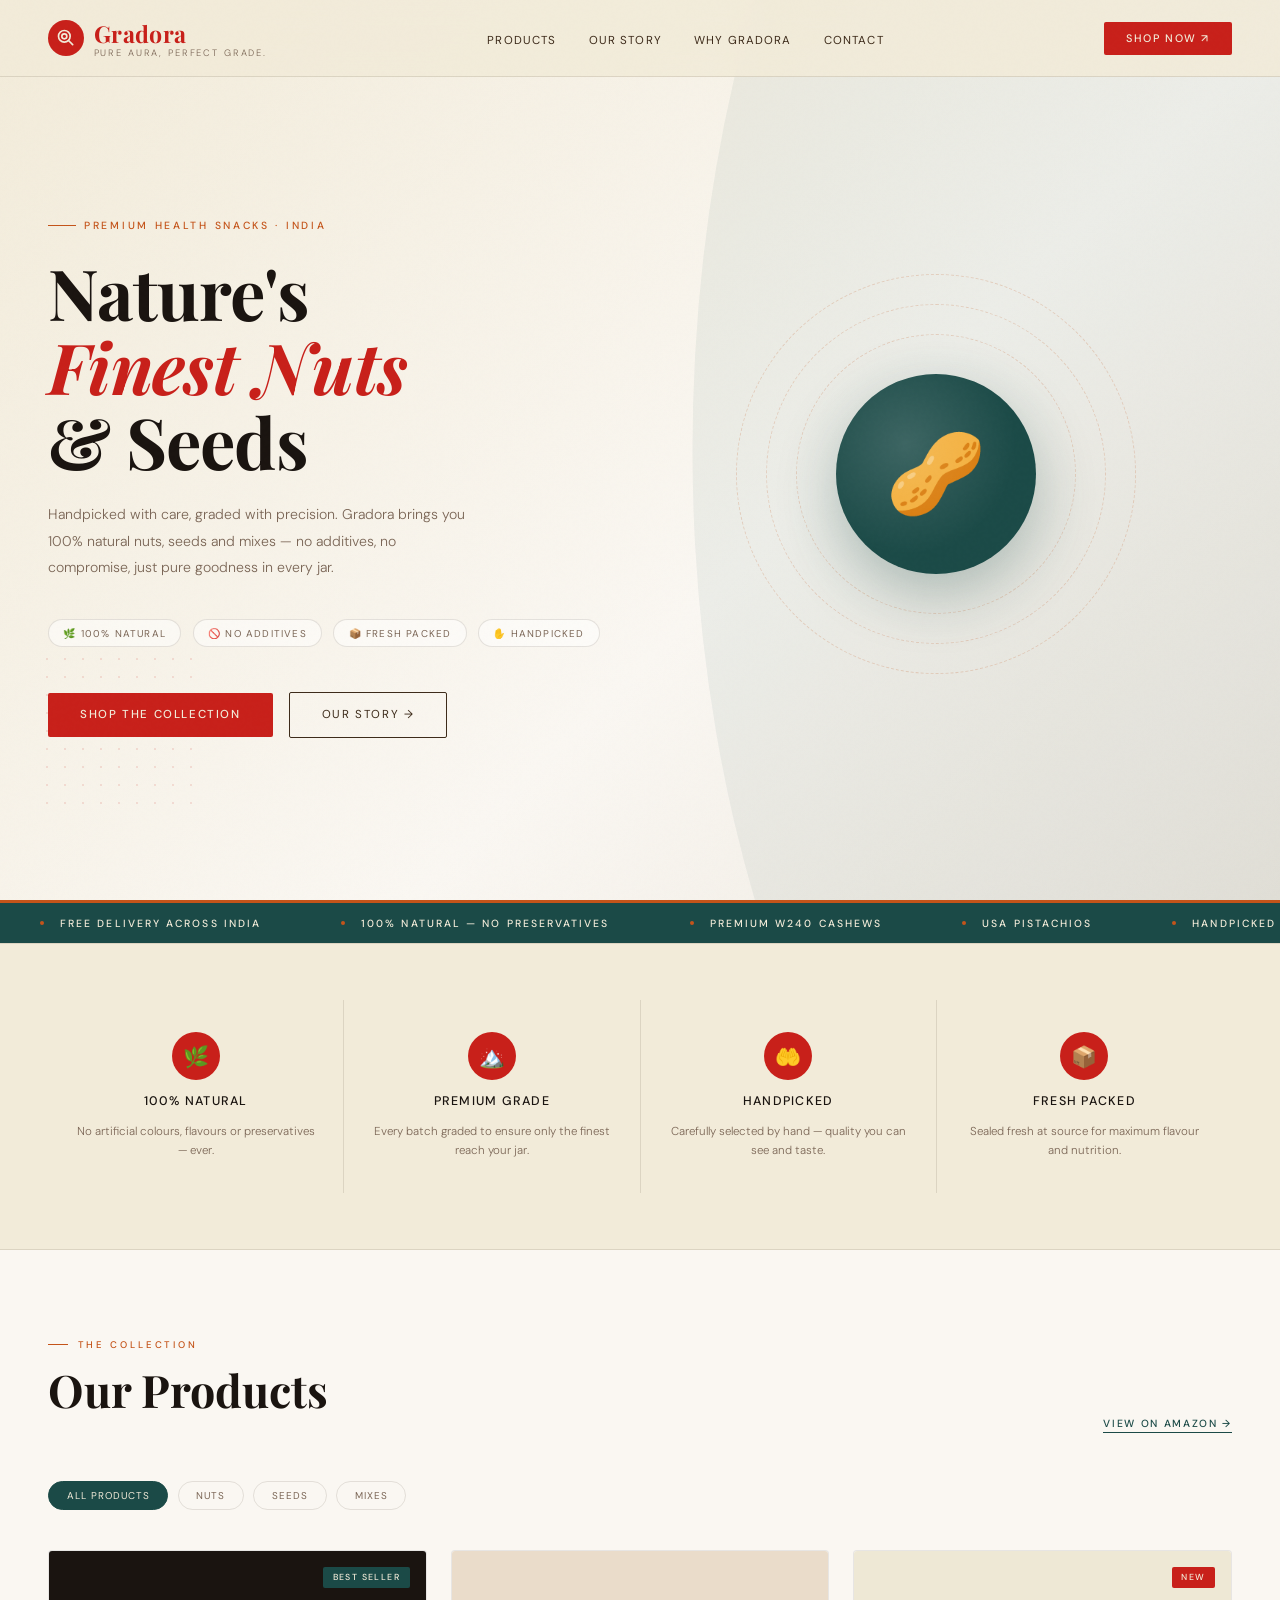
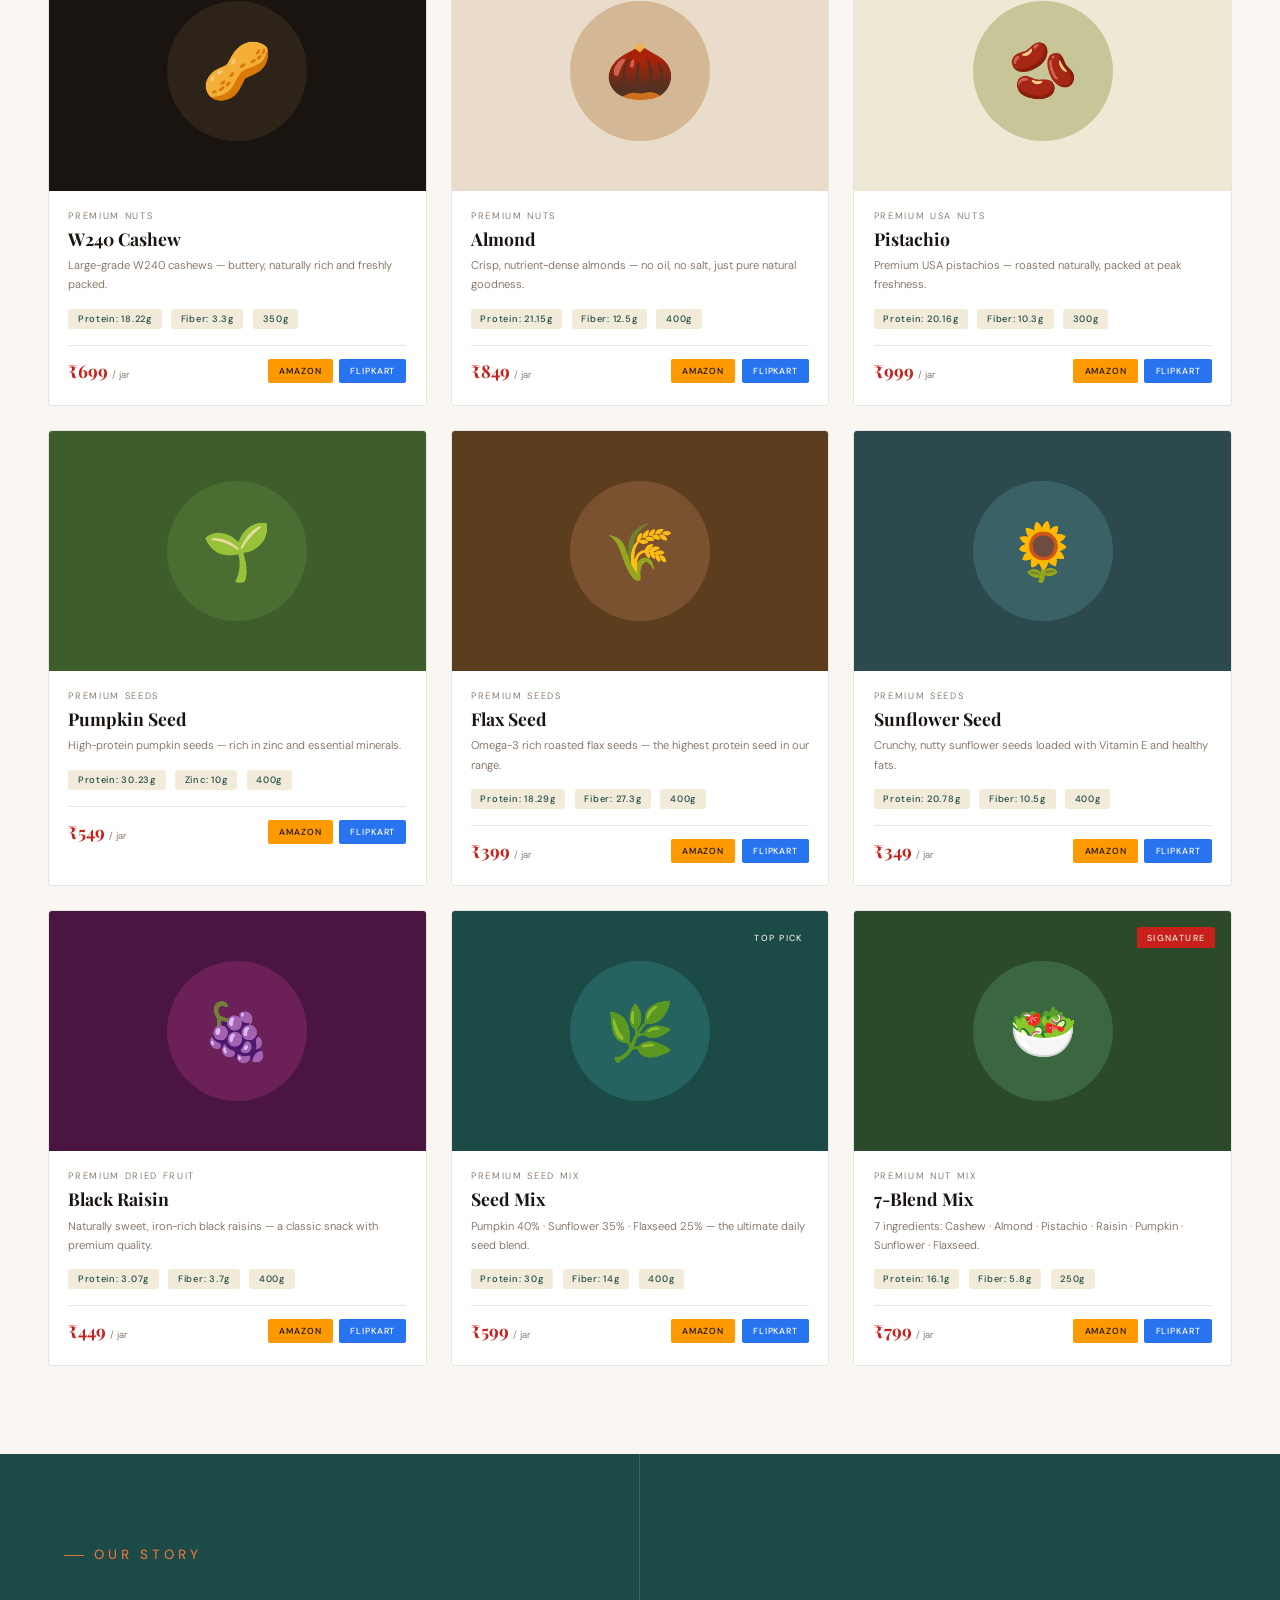
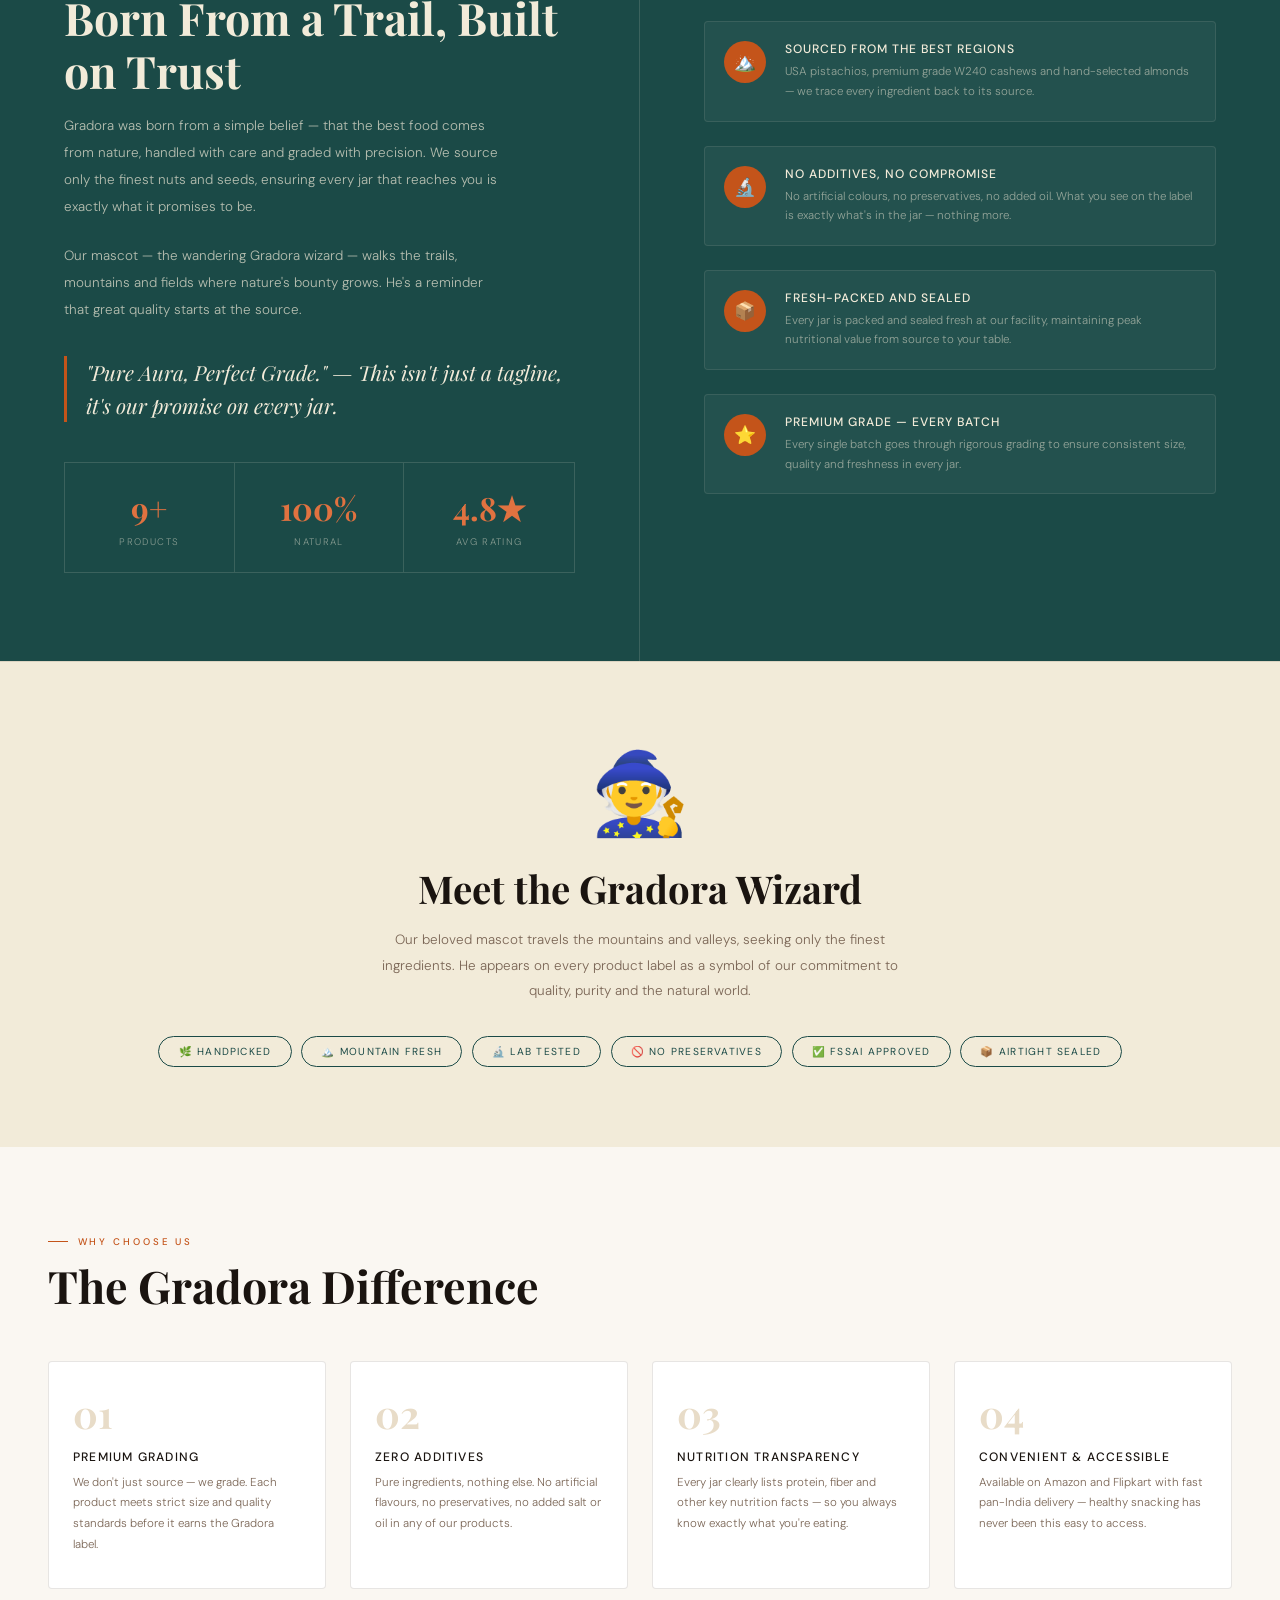
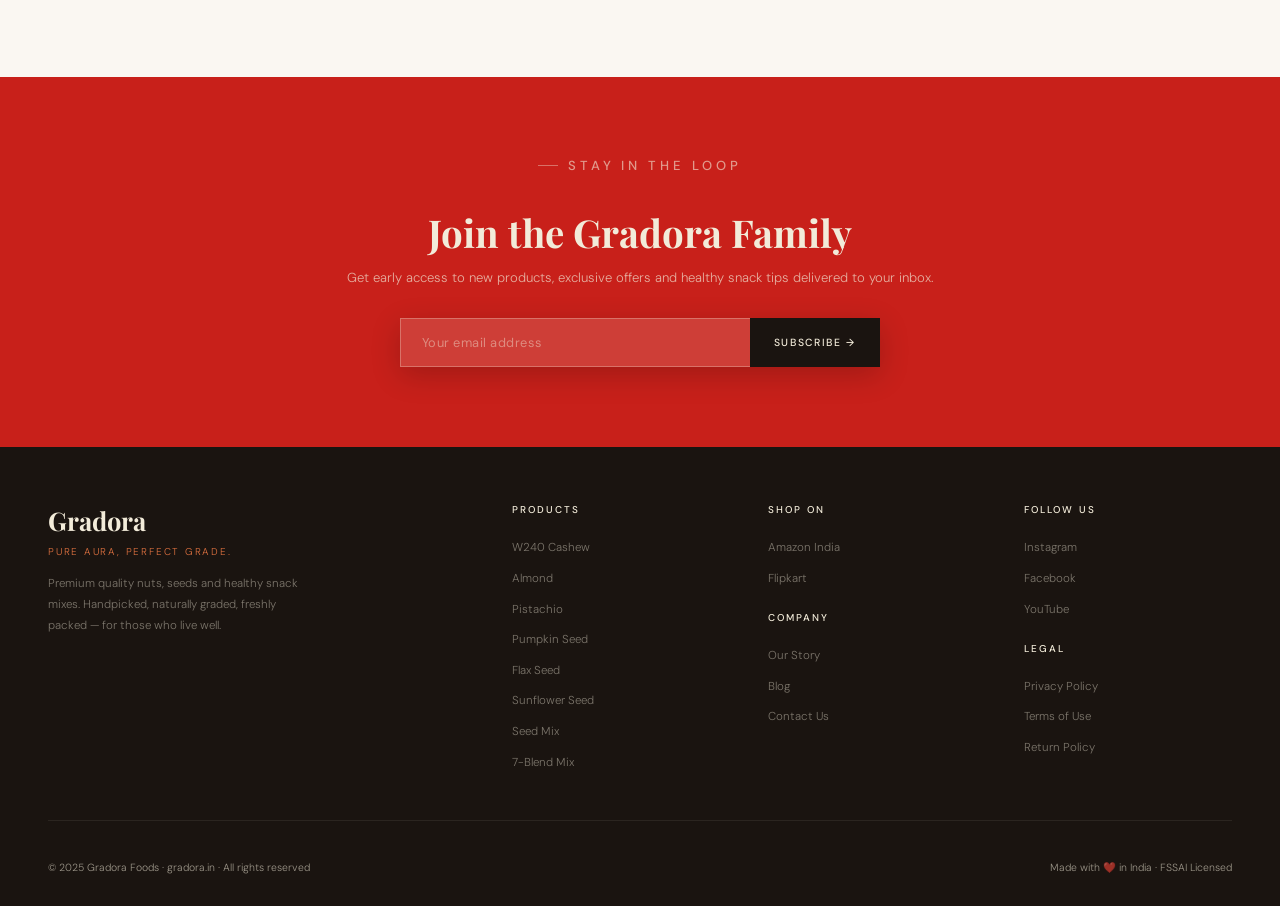
<file: gradora.html>
<!DOCTYPE html>
<html lang="en">
<head>
<meta charset="UTF-8"/>
<meta name="viewport" content="width=device-width,initial-scale=1.0"/>
<title>Gradora — Pure Aura, Perfect Grade.</title>
<link href="https://fonts.googleapis.com/css2?family=Playfair+Display:ital,wght@0,400;0,700;1,400;1,700&family=DM+Sans:wght@300;400;500&family=DM+Serif+Display:ital@0;1&display=swap" rel="stylesheet"/>
<style>
*{margin:0;padding:0;box-sizing:border-box;}
:root{
  --red:#C8201A;
  --red-dark:#9E1712;
  --cream:#F2EBD9;
  --cream-dark:#E8DCC8;
  --teal:#1B4A47;
  --teal-light:#2D6B67;
  --orange:#C4541A;
  --orange-light:#E07240;
  --burg:#7A2040;
  --dark:#1A1410;
  --text:#3D2B1A;
  --muted:#7A6555;
  --border:rgba(61,43,26,0.12);
  --bg:#FAF7F2;
}
html{scroll-behavior:smooth;}
body{
  background:var(--bg);
  color:var(--text);
  font-family:'DM Sans',sans-serif;
  font-weight:300;
  overflow-x:hidden;
}

/* ── NOISE TEXTURE OVERLAY ─────────────────── */
body::before{
  content:'';
  position:fixed;inset:0;
  background-image:url("data:image/svg+xml,%3Csvg viewBox='0 0 256 256' xmlns='http://www.w3.org/2000/svg'%3E%3Cfilter id='noise'%3E%3CfeTurbulence type='fractalNoise' baseFrequency='0.9' numOctaves='4' stitchTiles='stitch'/%3E%3C/filter%3E%3Crect width='100%25' height='100%25' filter='url(%23noise)' opacity='0.03'/%3E%3C/svg%3E");
  pointer-events:none;z-index:1000;opacity:0.4;
}

/* ── NAV ───────────────────────────────────── */
nav{
  position:fixed;top:0;left:0;right:0;z-index:500;
  display:flex;align-items:center;justify-content:space-between;
  padding:1.1rem 3rem;
  background:rgba(242,235,217,0.88);
  backdrop-filter:blur(14px);
  border-bottom:1px solid var(--border);
  transition:all 0.3s;
}
.nav-logo{
  display:flex;align-items:center;gap:0.6rem;
  text-decoration:none;
}
.nav-logo-mark{
  width:36px;height:36px;
  background:var(--red);
  border-radius:50%;
  display:flex;align-items:center;justify-content:center;
}
.nav-logo-mark svg{width:20px;height:20px;}
.nav-brand{
  font-family:'Playfair Display',serif;
  font-size:1.45rem;font-weight:700;
  color:var(--red);letter-spacing:0.02em;
}
.nav-tagline{
  font-size:0.58rem;letter-spacing:0.2em;
  color:var(--muted);text-transform:uppercase;
  display:block;margin-top:-2px;
}
.nav-links{display:flex;gap:2rem;list-style:none;align-items:center;}
.nav-links a{
  font-size:0.72rem;letter-spacing:0.1em;text-transform:uppercase;
  color:var(--text);text-decoration:none;font-weight:400;
  transition:color 0.2s;
}
.nav-links a:hover{color:var(--red);}
.nav-btn{
  background:var(--red);color:var(--cream);
  font-family:'DM Sans',sans-serif;
  font-size:0.68rem;letter-spacing:0.14em;text-transform:uppercase;
  padding:0.6rem 1.4rem;border:none;cursor:pointer;
  border-radius:2px;font-weight:500;
  transition:background 0.25s,transform 0.15s;
}
.nav-btn:hover{background:var(--red-dark);transform:translateY(-1px);}

/* ── HERO ──────────────────────────────────── */
.hero{
  min-height:100vh;
  display:grid;grid-template-columns:1fr 1fr;
  align-items:center;
  padding:7rem 3rem 4rem;
  position:relative;overflow:hidden;
  background:linear-gradient(135deg,var(--cream) 0%,var(--bg) 60%,#EDE8DF 100%);
}
.hero-bg-shape{
  position:absolute;right:-8%;top:-10%;
  width:55%;height:120%;
  background:var(--teal);
  clip-path:ellipse(78% 90% at 80% 50%);
  opacity:0.06;
}
.hero-bg-dots{
  position:absolute;left:3%;bottom:10%;
  width:160px;height:160px;
  background-image:radial-gradient(var(--red) 1.5px, transparent 1.5px);
  background-size:18px 18px;
  opacity:0.12;
}
.hero-left{position:relative;z-index:2;}
.hero-eyebrow{
  display:inline-flex;align-items:center;gap:0.5rem;
  font-size:0.65rem;letter-spacing:0.26em;text-transform:uppercase;
  color:var(--orange);margin-bottom:1.4rem;font-weight:500;
}
.hero-eyebrow::before{
  content:'';width:28px;height:1px;background:var(--orange);
}
.hero h1{
  font-family:'Playfair Display',serif;
  font-size:clamp(3rem,5.5vw,5rem);
  font-weight:700;line-height:1.06;
  letter-spacing:-0.01em;
  color:var(--dark);
  margin-bottom:1.4rem;
}
.hero h1 em{
  font-style:italic;color:var(--red);
  display:block;
}
.hero-sub{
  font-size:0.88rem;line-height:1.9;
  color:var(--muted);max-width:420px;
  margin-bottom:2.4rem;
}
.hero-badges{
  display:flex;gap:0.7rem;flex-wrap:wrap;
  margin-bottom:2.8rem;
}
.badge{
  font-size:0.62rem;letter-spacing:0.12em;text-transform:uppercase;
  padding:0.4rem 0.9rem;
  border:1px solid var(--border);
  border-radius:999px;color:var(--muted);font-weight:400;
  background:rgba(255,255,255,0.5);
}
.hero-actions{display:flex;gap:1rem;align-items:center;flex-wrap:wrap;}
.btn-primary{
  background:var(--red);color:var(--cream);
  font-family:'DM Sans',sans-serif;
  font-size:0.72rem;letter-spacing:0.14em;text-transform:uppercase;
  padding:0.9rem 2rem;border:none;cursor:pointer;
  border-radius:2px;font-weight:500;
  transition:background 0.25s,transform 0.2s;
}
.btn-primary:hover{background:var(--red-dark);transform:translateY(-2px);}
.btn-outline{
  background:transparent;
  font-family:'DM Sans',sans-serif;
  font-size:0.72rem;letter-spacing:0.14em;text-transform:uppercase;
  padding:0.9rem 2rem;
  border:1px solid var(--text);color:var(--text);
  cursor:pointer;border-radius:2px;font-weight:400;
  transition:all 0.25s;
}
.btn-outline:hover{border-color:var(--red);color:var(--red);}
.hero-right{
  position:relative;z-index:2;
  display:flex;align-items:center;justify-content:center;
}
.hero-jar-wrap{
  position:relative;
  width:360px;height:400px;
  display:flex;align-items:center;justify-content:center;
}
.hero-jar-ring{
  position:absolute;
  border-radius:50%;
  border:1px dashed rgba(196,84,26,0.2);
}
.hero-jar-ring:nth-child(1){width:280px;height:280px;}
.hero-jar-ring:nth-child(2){width:340px;height:340px;animation:spin 30s linear infinite;}
.hero-jar-ring:nth-child(3){width:400px;height:400px;animation:spin 45s linear infinite reverse;}
@keyframes spin{to{transform:rotate(360deg);}}
.hero-jar-center{
  width:200px;height:200px;
  background:var(--teal);
  border-radius:50%;
  display:flex;align-items:center;justify-content:center;
  box-shadow:0 20px 60px rgba(27,74,71,0.3);
  position:relative;z-index:2;
  overflow:hidden;
}
.hero-jar-center::before{
  content:'';position:absolute;inset:0;
  background:radial-gradient(circle at 35% 35%,rgba(255,255,255,0.15) 0%,transparent 60%);
}
.hero-jar-emoji{font-size:5rem;line-height:1;}
.hero-float-tag{
  position:absolute;
  background:white;
  border:1px solid var(--border);
  border-radius:8px;
  padding:0.5rem 0.8rem;
  font-size:0.65rem;font-weight:500;
  box-shadow:0 4px 16px rgba(0,0,0,0.08);
  white-space:nowrap;
}
.hero-float-tag .val{
  font-family:'Playfair Display',serif;
  font-size:1rem;font-weight:700;
  color:var(--red);display:block;
}
.hero-float-tag:nth-of-type(1){top:30px;right:10px;}
.hero-float-tag:nth-of-type(2){bottom:50px;left:0;}
.hero-float-tag:nth-of-type(3){top:110px;left:-30px;}

/* ── TICKER ────────────────────────────────── */
.ticker{
  background:var(--teal);color:var(--cream);
  padding:0.85rem 0;overflow:hidden;
  border-top:3px solid var(--orange);
}
.ticker-inner{
  display:flex;gap:0;
  animation:ticker 28s linear infinite;
  width:max-content;
}
@keyframes ticker{from{transform:translateX(0);}to{transform:translateX(-50%);}}
.ticker-item{
  display:flex;align-items:center;gap:1rem;
  padding:0 2.5rem;white-space:nowrap;
  font-size:0.65rem;letter-spacing:0.2em;text-transform:uppercase;font-weight:500;
}
.ticker-dot{width:4px;height:4px;background:var(--orange);border-radius:50%;}

/* ── SECTION BASE ──────────────────────────── */
section{padding:5.5rem 3rem;}
.section-label{
  font-size:0.6rem;letter-spacing:0.3em;text-transform:uppercase;
  color:var(--orange);font-weight:500;margin-bottom:0.8rem;
  display:flex;align-items:center;gap:0.6rem;
}
.section-label::before{content:'';width:20px;height:1px;background:var(--orange);}
.section-title{
  font-family:'Playfair Display',serif;
  font-size:clamp(2rem,3.5vw,2.8rem);
  font-weight:700;line-height:1.18;
  color:var(--dark);margin-bottom:1rem;
}

/* ── PROMISE STRIP ─────────────────────────── */
.promise{
  padding:3.5rem 3rem;
  background:var(--cream);
  border-top:1px solid var(--border);
  border-bottom:1px solid var(--border);
}
.promise-grid{
  display:grid;grid-template-columns:repeat(4,1fr);
  gap:1px;background:var(--border);
}
.promise-item{
  background:var(--cream);
  padding:2rem 1.5rem;
  display:flex;flex-direction:column;align-items:center;
  text-align:center;gap:0.8rem;
  transition:background 0.25s;
}
.promise-item:hover{background:#EDE6D2;}
.promise-icon{
  width:48px;height:48px;
  background:var(--red);border-radius:50%;
  display:flex;align-items:center;justify-content:center;
  font-size:1.3rem;
}
.promise-item h4{
  font-size:0.78rem;letter-spacing:0.1em;text-transform:uppercase;
  font-weight:500;color:var(--dark);
}
.promise-item p{font-size:0.72rem;color:var(--muted);line-height:1.7;}

/* ── PRODUCTS ──────────────────────────────── */
.products-section{background:var(--bg);}
.products-header{
  display:flex;align-items:flex-end;
  justify-content:space-between;
  margin-bottom:3rem;
}
.view-all-link{
  font-size:0.65rem;letter-spacing:0.16em;text-transform:uppercase;
  color:var(--teal);text-decoration:none;font-weight:500;
  border-bottom:1px solid var(--teal);padding-bottom:2px;
  transition:color 0.2s,border-color 0.2s;
}
.view-all-link:hover{color:var(--red);border-color:var(--red);}

/* Filter pills */
.filter-row{display:flex;gap:0.6rem;flex-wrap:wrap;margin-bottom:2.5rem;}
.filter-pill{
  font-size:0.62rem;letter-spacing:0.1em;text-transform:uppercase;
  padding:0.45rem 1.1rem;border-radius:999px;
  border:1px solid var(--border);background:transparent;
  color:var(--muted);cursor:pointer;font-family:'DM Sans',sans-serif;
  transition:all 0.2s;
}
.filter-pill.active,.filter-pill:hover{
  background:var(--teal);color:var(--cream);border-color:var(--teal);
}

.product-grid{
  display:grid;grid-template-columns:repeat(3,1fr);
  gap:1.5rem;
}
.product-card{
  background:white;
  border:1px solid var(--border);
  border-radius:4px;
  overflow:hidden;cursor:pointer;
  transition:transform 0.3s,box-shadow 0.3s;
  position:relative;
}
.product-card:hover{
  transform:translateY(-6px);
  box-shadow:0 20px 50px rgba(61,43,26,0.12);
}
.product-img{
  height:240px;
  display:flex;align-items:center;justify-content:center;
  position:relative;overflow:hidden;
  transition:transform 0.4s;
}
.product-card:hover .product-img{transform:scale(1.04);}
.product-img-inner{
  width:140px;height:140px;
  border-radius:50%;
  display:flex;align-items:center;justify-content:center;
  font-size:3.5rem;
  position:relative;z-index:2;
}
.product-badge-new{
  position:absolute;top:1rem;right:1rem;
  font-size:0.55rem;letter-spacing:0.16em;text-transform:uppercase;
  background:var(--red);color:var(--cream);
  padding:0.28rem 0.6rem;border-radius:2px;font-weight:500;
}
.product-badge-best{
  position:absolute;top:1rem;right:1rem;
  font-size:0.55rem;letter-spacing:0.16em;text-transform:uppercase;
  background:var(--teal);color:var(--cream);
  padding:0.28rem 0.6rem;border-radius:2px;font-weight:500;
}
.product-info{padding:1.2rem 1.2rem 1.4rem;}
.product-cat{
  font-size:0.58rem;letter-spacing:0.18em;text-transform:uppercase;
  color:var(--muted);margin-bottom:0.3rem;
}
.product-name{
  font-family:'Playfair Display',serif;
  font-size:1.1rem;font-weight:700;
  color:var(--dark);margin-bottom:0.4rem;
}
.product-desc{
  font-size:0.7rem;color:var(--muted);
  line-height:1.7;margin-bottom:0.9rem;
}
.product-meta{
  display:flex;gap:0.6rem;flex-wrap:wrap;
  margin-bottom:1rem;
}
.product-meta span{
  font-size:0.58rem;letter-spacing:0.08em;
  background:var(--cream);color:var(--teal);
  padding:0.25rem 0.6rem;border-radius:3px;font-weight:500;
}
.product-footer{
  display:flex;align-items:center;justify-content:space-between;
  padding-top:0.8rem;border-top:1px solid var(--border);
}
.product-price{
  font-family:'Playfair Display',serif;
  font-size:1.1rem;font-weight:700;color:var(--red);
}
.product-price small{
  font-family:'DM Sans',sans-serif;
  font-size:0.6rem;color:var(--muted);font-weight:300;
}
.product-shop-btns{display:flex;gap:0.4rem;}
.shop-btn{
  font-size:0.55rem;letter-spacing:0.1em;text-transform:uppercase;
  padding:0.38rem 0.7rem;border-radius:2px;
  font-family:'DM Sans',sans-serif;font-weight:500;
  cursor:pointer;transition:all 0.2s;text-decoration:none;
  display:inline-flex;align-items:center;gap:0.3rem;
}
.shop-btn.amazon{
  background:#FF9900;color:#111;border:none;
}
.shop-btn.amazon:hover{background:#e68a00;}
.shop-btn.flipkart{
  background:#2874F0;color:white;border:none;
}
.shop-btn.flipkart:hover{background:#1a5cbf;}

/* ── ABOUT / BRAND STORY ───────────────────── */
.brand-story{
  background:var(--teal);
  color:var(--cream);
  display:grid;grid-template-columns:1fr 1fr;
  gap:0;padding:0;
}
.story-left{
  padding:5.5rem 4rem;
  border-right:1px solid rgba(242,235,217,0.15);
}
.story-left .section-label{color:var(--orange-light);}
.story-left .section-label::before{background:var(--orange-light);}
.story-left .section-title{color:var(--cream);}
.story-left p{
  font-size:0.84rem;line-height:2;
  color:rgba(242,235,217,0.72);
  max-width:440px;margin-bottom:1.4rem;
}
.story-left blockquote{
  font-family:'Playfair Display',serif;
  font-size:1.3rem;font-style:italic;
  color:var(--cream);
  border-left:3px solid var(--orange);
  padding-left:1.2rem;
  margin:2rem 0;line-height:1.6;
}
.story-stats{
  display:grid;grid-template-columns:repeat(3,1fr);
  gap:0;margin-top:2.5rem;
  border:1px solid rgba(242,235,217,0.15);
}
.story-stat{
  padding:1.4rem 1rem;text-align:center;
  border-right:1px solid rgba(242,235,217,0.15);
}
.story-stat:last-child{border-right:none;}
.story-stat-num{
  font-family:'Playfair Display',serif;
  font-size:2rem;font-weight:700;color:var(--orange-light);
  display:block;
}
.story-stat-label{
  font-size:0.6rem;letter-spacing:0.14em;text-transform:uppercase;
  color:rgba(242,235,217,0.5);margin-top:0.25rem;
}
.story-right{
  padding:5.5rem 4rem;
  display:flex;flex-direction:column;
  gap:1.5rem;justify-content:center;
}
.story-feature{
  display:flex;gap:1.2rem;align-items:flex-start;
  padding:1.2rem;
  border:1px solid rgba(242,235,217,0.1);
  border-radius:4px;
  background:rgba(255,255,255,0.04);
  transition:background 0.25s;
}
.story-feature:hover{background:rgba(255,255,255,0.08);}
.story-feature-icon{
  width:42px;height:42px;min-width:42px;
  background:var(--orange);border-radius:50%;
  display:flex;align-items:center;justify-content:center;
  font-size:1.1rem;
}
.story-feature h4{
  font-size:0.76rem;letter-spacing:0.08em;text-transform:uppercase;
  font-weight:500;color:var(--cream);margin-bottom:0.3rem;
}
.story-feature p{
  font-size:0.72rem;color:rgba(242,235,217,0.55);
  line-height:1.7;margin:0;
}

/* ── MASCOT SECTION ────────────────────────── */
.mascot-section{
  background:var(--cream);
  text-align:center;
  padding:5rem 3rem;
  border-top:1px solid var(--border);
}
.mascot-emoji-lg{font-size:5rem;margin-bottom:1rem;display:block;}
.mascot-section h2{
  font-family:'Playfair Display',serif;
  font-size:clamp(1.8rem,3vw,2.4rem);font-weight:700;
  color:var(--dark);margin-bottom:0.8rem;
}
.mascot-section p{
  font-size:0.84rem;color:var(--muted);line-height:1.9;
  max-width:540px;margin:0 auto 2rem;
}
.trail-tags{display:flex;flex-wrap:wrap;gap:0.6rem;justify-content:center;}
.trail-tag{
  font-size:0.64rem;letter-spacing:0.12em;text-transform:uppercase;
  padding:0.5rem 1.2rem;
  border:1px solid var(--teal);
  color:var(--teal);border-radius:999px;font-weight:400;
}

/* ── WHY GRADORA ───────────────────────────── */
.why-section{background:var(--bg);}
.why-grid{
  display:grid;grid-template-columns:repeat(4,1fr);
  gap:1.5rem;margin-top:3rem;
}
.why-card{
  padding:2rem 1.5rem;
  border:1px solid var(--border);
  border-radius:4px;
  background:white;
  transition:transform 0.3s,box-shadow 0.3s;
}
.why-card:hover{
  transform:translateY(-4px);
  box-shadow:0 12px 32px rgba(61,43,26,0.08);
}
.why-num{
  font-family:'Playfair Display',serif;
  font-size:2.4rem;font-weight:700;color:var(--cream-dark);
  line-height:1;margin-bottom:1rem;
}
.why-card h4{
  font-size:0.76rem;letter-spacing:0.1em;text-transform:uppercase;
  font-weight:500;color:var(--dark);margin-bottom:0.5rem;
}
.why-card p{font-size:0.72rem;color:var(--muted);line-height:1.8;}

/* ── NEWSLETTER ────────────────────────────── */
.newsletter{
  background:var(--red);
  color:var(--cream);
  text-align:center;padding:5rem 3rem;
}
.newsletter .section-label{color:rgba(242,235,217,0.6);justify-content:center;}
.newsletter .section-label::before{background:rgba(242,235,217,0.4);}
.newsletter h2{
  font-family:'Playfair Display',serif;
  font-size:clamp(1.8rem,3vw,2.6rem);font-weight:700;
  color:var(--cream);margin-bottom:0.7rem;
}
.newsletter p{font-size:0.82rem;color:rgba(242,235,217,0.7);margin-bottom:2rem;}
.email-wrap{
  display:flex;max-width:480px;margin:0 auto;
  box-shadow:0 8px 30px rgba(0,0,0,0.2);
}
.email-wrap input{
  flex:1;padding:0.95rem 1.3rem;
  border:none;background:rgba(242,235,217,0.15);
  color:var(--cream);font-family:'DM Sans',sans-serif;
  font-size:0.8rem;outline:none;
  border:1px solid rgba(242,235,217,0.3);
  border-right:none;
}
.email-wrap input::placeholder{color:rgba(242,235,217,0.45);letter-spacing:0.04em;}
.email-wrap button{
  background:var(--dark);color:var(--cream);
  font-family:'DM Sans',sans-serif;
  font-size:0.65rem;letter-spacing:0.16em;text-transform:uppercase;
  padding:0.95rem 1.5rem;border:none;cursor:pointer;
  font-weight:500;white-space:nowrap;
  transition:background 0.25s;
}
.email-wrap button:hover{background:var(--teal);}

/* ── FOOTER ────────────────────────────────── */
footer{
  background:var(--dark);color:rgba(242,235,217,0.6);
  padding:3.5rem 3rem 2rem;
}
.footer-top{
  display:grid;grid-template-columns:2fr 1fr 1fr 1fr;
  gap:3rem;margin-bottom:2.5rem;
  padding-bottom:2.5rem;
  border-bottom:1px solid rgba(242,235,217,0.08);
}
.footer-brand-name{
  font-family:'Playfair Display',serif;
  font-size:1.6rem;color:var(--cream);font-weight:700;
  margin-bottom:0.5rem;
}
.footer-brand-tag{
  font-size:0.62rem;letter-spacing:0.18em;text-transform:uppercase;
  color:var(--orange-light);margin-bottom:1rem;
}
.footer-brand-desc{
  font-size:0.72rem;line-height:1.8;max-width:260px;
  color:rgba(242,235,217,0.45);
}
.footer-col h5{
  font-size:0.62rem;letter-spacing:0.2em;text-transform:uppercase;
  color:var(--cream);font-weight:500;margin-bottom:1.2rem;
}
.footer-col ul{list-style:none;}
.footer-col ul li{margin-bottom:0.6rem;}
.footer-col ul a{
  font-size:0.72rem;color:rgba(242,235,217,0.45);
  text-decoration:none;transition:color 0.2s;
}
.footer-col ul a:hover{color:var(--orange-light);}
.footer-bottom{
  display:flex;align-items:center;justify-content:space-between;
  font-size:0.65rem;gap:1rem;flex-wrap:wrap;
}
.footer-bottom a{
  color:rgba(242,235,217,0.35);text-decoration:none;
  transition:color 0.2s;
}
.footer-bottom a:hover{color:var(--orange-light);}

/* ── ANIMATIONS ────────────────────────────── */
@keyframes fadeUp{from{opacity:0;transform:translateY(28px);}to{opacity:1;transform:translateY(0);}}
@keyframes fadeIn{from{opacity:0;}to{opacity:1;}}
.fade-up{animation:fadeUp 0.8s ease both;}
.d1{animation-delay:0.1s;}.d2{animation-delay:0.2s;}.d3{animation-delay:0.35s;}
.d4{animation-delay:0.5s;}.d5{animation-delay:0.65s;}

/* ── RESPONSIVE ────────────────────────────── */
@media(max-width:900px){
  nav{padding:1rem 1.5rem;}
  .nav-links,.nav-btn{display:none;}
  .hero{grid-template-columns:1fr;padding:6rem 1.5rem 3rem;text-align:center;}
  .hero-sub{margin:0 auto 2rem;}
  .hero-badges{justify-content:center;}
  .hero-actions{justify-content:center;}
  .hero-right{display:none;}
  section{padding:4rem 1.5rem;}
  .product-grid{grid-template-columns:repeat(2,1fr);}
  .brand-story{grid-template-columns:1fr;}
  .why-grid{grid-template-columns:repeat(2,1fr);}
  .promise-grid{grid-template-columns:repeat(2,1fr);}
  .footer-top{grid-template-columns:1fr 1fr;gap:2rem;}
  .story-right{padding:3rem 2rem;}
  .story-left{padding:3rem 2rem;}
}
@media(max-width:600px){
  .product-grid{grid-template-columns:1fr;}
  .why-grid{grid-template-columns:1fr;}
  .promise-grid{grid-template-columns:1fr;}
  .footer-top{grid-template-columns:1fr;}
}
</style>
</head>
<body>

<!-- NAV -->
<nav>
  <a class="nav-logo" href="#">
    <div class="nav-logo-mark">
      <svg viewBox="0 0 24 24" fill="none" stroke="#F2EBD9" stroke-width="2" stroke-linecap="round">
        <circle cx="10" cy="10" r="7"/>
        <path d="M15 15 L20 20"/>
        <circle cx="10" cy="10" r="3"/>
      </svg>
    </div>
    <div>
      <span class="nav-brand">Gradora</span>
      <span class="nav-tagline">Pure Aura, Perfect Grade.</span>
    </div>
  </a>
  <ul class="nav-links">
    <li><a href="#products">Products</a></li>
    <li><a href="#story">Our Story</a></li>
    <li><a href="#why">Why Gradora</a></li>
    <li><a href="#contact">Contact</a></li>
  </ul>
  <button class="nav-btn">Shop Now ↗</button>
</nav>

<!-- HERO -->
<section class="hero">
  <div class="hero-bg-shape"></div>
  <div class="hero-bg-dots"></div>

  <div class="hero-left">
    <span class="hero-eyebrow fade-up">Premium Health Snacks · India</span>
    <h1 class="fade-up d1">
      Nature's <em>Finest Nuts</em>
      &amp; Seeds
    </h1>
    <p class="hero-sub fade-up d2">
      Handpicked with care, graded with precision. Gradora brings you 100% natural nuts, seeds and mixes — no additives, no compromise, just pure goodness in every jar.
    </p>
    <div class="hero-badges fade-up d3">
      <span class="badge">🌿 100% Natural</span>
      <span class="badge">🚫 No Additives</span>
      <span class="badge">📦 Fresh Packed</span>
      <span class="badge">✋ Handpicked</span>
    </div>
    <div class="hero-actions fade-up d4">
      <button class="btn-primary" onclick="document.getElementById('products').scrollIntoView({behavior:'smooth'})">Shop the Collection</button>
      <button class="btn-outline" onclick="document.getElementById('story').scrollIntoView({behavior:'smooth'})">Our Story →</button>
    </div>
  </div>

  <div class="hero-right fade-up d3">
    <div class="hero-jar-wrap">
      <div class="hero-jar-ring"></div>
      <div class="hero-jar-ring"></div>
      <div class="hero-jar-ring"></div>
      <div class="hero-jar-center">
        <span class="hero-jar-emoji">🥜</span>
      </div>
      <div class="hero-float-tag">
        <span class="val">9+</span>
        Products
      </div>
      <div class="hero-float-tag">
        <span class="val">4.8★</span>
        Rating
      </div>
      <div class="hero-float-tag">
        <span class="val">100%</span>
        Natural
      </div>
    </div>
  </div>
</section>

<!-- TICKER -->
<div class="ticker" aria-hidden="true">
  <div class="ticker-inner">
    <div class="ticker-item"><span class="ticker-dot"></span> Free Delivery Across India</div>
    <div class="ticker-item"><span class="ticker-dot"></span> 100% Natural — No Preservatives</div>
    <div class="ticker-item"><span class="ticker-dot"></span> Premium W240 Cashews</div>
    <div class="ticker-item"><span class="ticker-dot"></span> USA Pistachios</div>
    <div class="ticker-item"><span class="ticker-dot"></span> Handpicked with Care</div>
    <div class="ticker-item"><span class="ticker-dot"></span> Fresh Packed &amp; Sealed</div>
    <div class="ticker-item"><span class="ticker-dot"></span> Now on Amazon &amp; Flipkart</div>
    <div class="ticker-item"><span class="ticker-dot"></span> Pure Aura, Perfect Grade.</div>
    <!-- duplicate for seamless scroll -->
    <div class="ticker-item"><span class="ticker-dot"></span> Free Delivery Across India</div>
    <div class="ticker-item"><span class="ticker-dot"></span> 100% Natural — No Preservatives</div>
    <div class="ticker-item"><span class="ticker-dot"></span> Premium W240 Cashews</div>
    <div class="ticker-item"><span class="ticker-dot"></span> USA Pistachios</div>
    <div class="ticker-item"><span class="ticker-dot"></span> Handpicked with Care</div>
    <div class="ticker-item"><span class="ticker-dot"></span> Fresh Packed &amp; Sealed</div>
    <div class="ticker-item"><span class="ticker-dot"></span> Now on Amazon &amp; Flipkart</div>
    <div class="ticker-item"><span class="ticker-dot"></span> Pure Aura, Perfect Grade.</div>
  </div>
</div>

<!-- PROMISE -->
<div class="promise">
  <div class="promise-grid">
    <div class="promise-item">
      <div class="promise-icon">🌿</div>
      <h4>100% Natural</h4>
      <p>No artificial colours, flavours or preservatives — ever.</p>
    </div>
    <div class="promise-item">
      <div class="promise-icon">🏔️</div>
      <h4>Premium Grade</h4>
      <p>Every batch graded to ensure only the finest reach your jar.</p>
    </div>
    <div class="promise-item">
      <div class="promise-icon">🤲</div>
      <h4>Handpicked</h4>
      <p>Carefully selected by hand — quality you can see and taste.</p>
    </div>
    <div class="promise-item">
      <div class="promise-icon">📦</div>
      <h4>Fresh Packed</h4>
      <p>Sealed fresh at source for maximum flavour and nutrition.</p>
    </div>
  </div>
</div>

<!-- PRODUCTS -->
<section class="products-section" id="products">
  <div class="products-header">
    <div>
      <p class="section-label">The Collection</p>
      <h2 class="section-title">Our Products</h2>
    </div>
    <a class="view-all-link" href="https://www.amazon.in/s?k=gradora" target="_blank">View on Amazon →</a>
  </div>

  <div class="filter-row">
    <button class="filter-pill active">All Products</button>
    <button class="filter-pill">Nuts</button>
    <button class="filter-pill">Seeds</button>
    <button class="filter-pill">Mixes</button>
  </div>

  <div class="product-grid">

    <!-- Cashew -->
    <div class="product-card">
      <div class="product-img" style="background:#1A1410;">
        <span class="product-badge-best">Best Seller</span>
        <div class="product-img-inner" style="background:#2D2318;">🥜</div>
      </div>
      <div class="product-info">
        <div class="product-cat">Premium Nuts</div>
        <div class="product-name">W240 Cashew</div>
        <div class="product-desc">Large-grade W240 cashews — buttery, naturally rich and freshly packed.</div>
        <div class="product-meta">
          <span>Protein: 18.22g</span><span>Fiber: 3.3g</span><span>350g</span>
        </div>
        <div class="product-footer">
          <div>
            <div class="product-price">₹699 <small>/ jar</small></div>
          </div>
          <div class="product-shop-btns">
            <a class="shop-btn amazon" href="https://www.amazon.in/s?k=gradora+cashew" target="_blank">Amazon</a>
            <a class="shop-btn flipkart" href="https://www.flipkart.com/search?q=gradora+cashew" target="_blank">Flipkart</a>
          </div>
        </div>
      </div>
    </div>

    <!-- Almond -->
    <div class="product-card">
      <div class="product-img" style="background:#EADCCA;">
        <div class="product-img-inner" style="background:#D4B896;">🌰</div>
      </div>
      <div class="product-info">
        <div class="product-cat">Premium Nuts</div>
        <div class="product-name">Almond</div>
        <div class="product-desc">Crisp, nutrient-dense almonds — no oil, no salt, just pure natural goodness.</div>
        <div class="product-meta">
          <span>Protein: 21.15g</span><span>Fiber: 12.5g</span><span>400g</span>
        </div>
        <div class="product-footer">
          <div>
            <div class="product-price">₹849 <small>/ jar</small></div>
          </div>
          <div class="product-shop-btns">
            <a class="shop-btn amazon" href="https://www.amazon.in/s?k=gradora+almond" target="_blank">Amazon</a>
            <a class="shop-btn flipkart" href="https://www.flipkart.com/search?q=gradora+almond" target="_blank">Flipkart</a>
          </div>
        </div>
      </div>
    </div>

    <!-- Pistachio -->
    <div class="product-card">
      <div class="product-img" style="background:#EEE8D5;">
        <span class="product-badge-new">New</span>
        <div class="product-img-inner" style="background:#C8C598;">🫘</div>
      </div>
      <div class="product-info">
        <div class="product-cat">Premium USA Nuts</div>
        <div class="product-name">Pistachio</div>
        <div class="product-desc">Premium USA pistachios — roasted naturally, packed at peak freshness.</div>
        <div class="product-meta">
          <span>Protein: 20.16g</span><span>Fiber: 10.3g</span><span>300g</span>
        </div>
        <div class="product-footer">
          <div>
            <div class="product-price">₹999 <small>/ jar</small></div>
          </div>
          <div class="product-shop-btns">
            <a class="shop-btn amazon" href="https://www.amazon.in/s?k=gradora+pistachio" target="_blank">Amazon</a>
            <a class="shop-btn flipkart" href="https://www.flipkart.com/search?q=gradora+pistachio" target="_blank">Flipkart</a>
          </div>
        </div>
      </div>
    </div>

    <!-- Pumpkin Seed -->
    <div class="product-card">
      <div class="product-img" style="background:#3D5E2A;">
        <div class="product-img-inner" style="background:#4A6E32;">🌱</div>
      </div>
      <div class="product-info">
        <div class="product-cat">Premium Seeds</div>
        <div class="product-name">Pumpkin Seed</div>
        <div class="product-desc">High-protein pumpkin seeds — rich in zinc and essential minerals.</div>
        <div class="product-meta">
          <span>Protein: 30.23g</span><span>Zinc: 10g</span><span>400g</span>
        </div>
        <div class="product-footer">
          <div>
            <div class="product-price">₹549 <small>/ jar</small></div>
          </div>
          <div class="product-shop-btns">
            <a class="shop-btn amazon" href="https://www.amazon.in/s?k=gradora+pumpkin+seed" target="_blank">Amazon</a>
            <a class="shop-btn flipkart" href="https://www.flipkart.com/search?q=gradora+pumpkin+seed" target="_blank">Flipkart</a>
          </div>
        </div>
      </div>
    </div>

    <!-- Flax Seed -->
    <div class="product-card">
      <div class="product-img" style="background:#5C3D1E;">
        <div class="product-img-inner" style="background:#7A5230;">🌾</div>
      </div>
      <div class="product-info">
        <div class="product-cat">Premium Seeds</div>
        <div class="product-name">Flax Seed</div>
        <div class="product-desc">Omega-3 rich roasted flax seeds — the highest protein seed in our range.</div>
        <div class="product-meta">
          <span>Protein: 18.29g</span><span>Fiber: 27.3g</span><span>400g</span>
        </div>
        <div class="product-footer">
          <div>
            <div class="product-price">₹399 <small>/ jar</small></div>
          </div>
          <div class="product-shop-btns">
            <a class="shop-btn amazon" href="https://www.amazon.in/s?k=gradora+flax+seed" target="_blank">Amazon</a>
            <a class="shop-btn flipkart" href="https://www.flipkart.com/search?q=gradora+flax+seed" target="_blank">Flipkart</a>
          </div>
        </div>
      </div>
    </div>

    <!-- Sunflower Seed -->
    <div class="product-card">
      <div class="product-img" style="background:#2C4A4E;">
        <div class="product-img-inner" style="background:#3A6166;">🌻</div>
      </div>
      <div class="product-info">
        <div class="product-cat">Premium Seeds</div>
        <div class="product-name">Sunflower Seed</div>
        <div class="product-desc">Crunchy, nutty sunflower seeds loaded with Vitamin E and healthy fats.</div>
        <div class="product-meta">
          <span>Protein: 20.78g</span><span>Fiber: 10.5g</span><span>400g</span>
        </div>
        <div class="product-footer">
          <div>
            <div class="product-price">₹349 <small>/ jar</small></div>
          </div>
          <div class="product-shop-btns">
            <a class="shop-btn amazon" href="https://www.amazon.in/s?k=gradora+sunflower+seed" target="_blank">Amazon</a>
            <a class="shop-btn flipkart" href="https://www.flipkart.com/search?q=gradora+sunflower+seed" target="_blank">Flipkart</a>
          </div>
        </div>
      </div>
    </div>

    <!-- Black Raisin -->
    <div class="product-card">
      <div class="product-img" style="background:#4A1540;">
        <div class="product-img-inner" style="background:#6B2058;">🍇</div>
      </div>
      <div class="product-info">
        <div class="product-cat">Premium Dried Fruit</div>
        <div class="product-name">Black Raisin</div>
        <div class="product-desc">Naturally sweet, iron-rich black raisins — a classic snack with premium quality.</div>
        <div class="product-meta">
          <span>Protein: 3.07g</span><span>Fiber: 3.7g</span><span>400g</span>
        </div>
        <div class="product-footer">
          <div>
            <div class="product-price">₹449 <small>/ jar</small></div>
          </div>
          <div class="product-shop-btns">
            <a class="shop-btn amazon" href="https://www.amazon.in/s?k=gradora+black+raisin" target="_blank">Amazon</a>
            <a class="shop-btn flipkart" href="https://www.flipkart.com/search?q=gradora+black+raisin" target="_blank">Flipkart</a>
          </div>
        </div>
      </div>
    </div>

    <!-- Seed Mix -->
    <div class="product-card">
      <div class="product-img" style="background:#1B4A47;">
        <span class="product-badge-best">Top Pick</span>
        <div class="product-img-inner" style="background:#256360;">🌿</div>
      </div>
      <div class="product-info">
        <div class="product-cat">Premium Seed Mix</div>
        <div class="product-name">Seed Mix</div>
        <div class="product-desc">Pumpkin 40% · Sunflower 35% · Flaxseed 25% — the ultimate daily seed blend.</div>
        <div class="product-meta">
          <span>Protein: 30g</span><span>Fiber: 14g</span><span>400g</span>
        </div>
        <div class="product-footer">
          <div>
            <div class="product-price">₹599 <small>/ jar</small></div>
          </div>
          <div class="product-shop-btns">
            <a class="shop-btn amazon" href="https://www.amazon.in/s?k=gradora+seed+mix" target="_blank">Amazon</a>
            <a class="shop-btn flipkart" href="https://www.flipkart.com/search?q=gradora+seed+mix" target="_blank">Flipkart</a>
          </div>
        </div>
      </div>
    </div>

    <!-- 7-Blend Nut Mix -->
    <div class="product-card">
      <div class="product-img" style="background:#2A4A2A;">
        <span class="product-badge-new">Signature</span>
        <div class="product-img-inner" style="background:#3A6640;">🥗</div>
      </div>
      <div class="product-info">
        <div class="product-cat">Premium Nut Mix</div>
        <div class="product-name">7-Blend Mix</div>
        <div class="product-desc">7 ingredients: Cashew · Almond · Pistachio · Raisin · Pumpkin · Sunflower · Flaxseed.</div>
        <div class="product-meta">
          <span>Protein: 16.1g</span><span>Fiber: 5.8g</span><span>250g</span>
        </div>
        <div class="product-footer">
          <div>
            <div class="product-price">₹799 <small>/ jar</small></div>
          </div>
          <div class="product-shop-btns">
            <a class="shop-btn amazon" href="https://www.amazon.in/s?k=gradora+7+blend+mix" target="_blank">Amazon</a>
            <a class="shop-btn flipkart" href="https://www.flipkart.com/search?q=gradora+nut+mix" target="_blank">Flipkart</a>
          </div>
        </div>
      </div>
    </div>

  </div>
</section>

<!-- BRAND STORY -->
<div class="brand-story" id="story">
  <div class="story-left">
    <p class="section-label">Our Story</p>
    <h2 class="section-title">Born From a Trail, Built on Trust</h2>
    <p>Gradora was born from a simple belief — that the best food comes from nature, handled with care and graded with precision. We source only the finest nuts and seeds, ensuring every jar that reaches you is exactly what it promises to be.</p>
    <p>Our mascot — the wandering Gradora wizard — walks the trails, mountains and fields where nature's bounty grows. He's a reminder that great quality starts at the source.</p>
    <blockquote>"Pure Aura, Perfect Grade." — This isn't just a tagline, it's our promise on every jar.</blockquote>
    <div class="story-stats">
      <div class="story-stat">
        <span class="story-stat-num">9+</span>
        <span class="story-stat-label">Products</span>
      </div>
      <div class="story-stat">
        <span class="story-stat-num">100%</span>
        <span class="story-stat-label">Natural</span>
      </div>
      <div class="story-stat">
        <span class="story-stat-num">4.8★</span>
        <span class="story-stat-label">Avg Rating</span>
      </div>
    </div>
  </div>
  <div class="story-right">
    <div class="story-feature">
      <div class="story-feature-icon">🏔️</div>
      <div>
        <h4>Sourced from the Best Regions</h4>
        <p>USA pistachios, premium grade W240 cashews and hand-selected almonds — we trace every ingredient back to its source.</p>
      </div>
    </div>
    <div class="story-feature">
      <div class="story-feature-icon">🔬</div>
      <div>
        <h4>No Additives, No Compromise</h4>
        <p>No artificial colours, no preservatives, no added oil. What you see on the label is exactly what's in the jar — nothing more.</p>
      </div>
    </div>
    <div class="story-feature">
      <div class="story-feature-icon">📦</div>
      <div>
        <h4>Fresh-Packed and Sealed</h4>
        <p>Every jar is packed and sealed fresh at our facility, maintaining peak nutritional value from source to your table.</p>
      </div>
    </div>
    <div class="story-feature">
      <div class="story-feature-icon">⭐</div>
      <div>
        <h4>Premium Grade — Every Batch</h4>
        <p>Every single batch goes through rigorous grading to ensure consistent size, quality and freshness in every jar.</p>
      </div>
    </div>
  </div>
</div>

<!-- MASCOT -->
<div class="mascot-section">
  <span class="mascot-emoji-lg">🧙</span>
  <h2>Meet the Gradora Wizard</h2>
  <p>Our beloved mascot travels the mountains and valleys, seeking only the finest ingredients. He appears on every product label as a symbol of our commitment to quality, purity and the natural world.</p>
  <div class="trail-tags">
    <span class="trail-tag">🌿 Handpicked</span>
    <span class="trail-tag">🏔️ Mountain Fresh</span>
    <span class="trail-tag">🔬 Lab Tested</span>
    <span class="trail-tag">🚫 No Preservatives</span>
    <span class="trail-tag">✅ FSSAI Approved</span>
    <span class="trail-tag">📦 Airtight Sealed</span>
  </div>
</div>

<!-- WHY GRADORA -->
<section class="why-section" id="why">
  <p class="section-label">Why Choose Us</p>
  <h2 class="section-title">The Gradora Difference</h2>
  <div class="why-grid">
    <div class="why-card">
      <div class="why-num">01</div>
      <h4>Premium Grading</h4>
      <p>We don't just source — we grade. Each product meets strict size and quality standards before it earns the Gradora label.</p>
    </div>
    <div class="why-card">
      <div class="why-num">02</div>
      <h4>Zero Additives</h4>
      <p>Pure ingredients, nothing else. No artificial flavours, no preservatives, no added salt or oil in any of our products.</p>
    </div>
    <div class="why-card">
      <div class="why-num">03</div>
      <h4>Nutrition Transparency</h4>
      <p>Every jar clearly lists protein, fiber and other key nutrition facts — so you always know exactly what you're eating.</p>
    </div>
    <div class="why-card">
      <div class="why-num">04</div>
      <h4>Convenient &amp; Accessible</h4>
      <p>Available on Amazon and Flipkart with fast pan-India delivery — healthy snacking has never been this easy to access.</p>
    </div>
  </div>
</section>

<!-- NEWSLETTER -->
<div class="newsletter" id="contact">
  <p class="section-label">Stay in the Loop</p>
  <h2>Join the Gradora Family</h2>
  <p>Get early access to new products, exclusive offers and healthy snack tips delivered to your inbox.</p>
  <div class="email-wrap">
    <input type="email" placeholder="Your email address"/>
    <button>Subscribe →</button>
  </div>
</div>

<!-- FOOTER -->
<footer>
  <div class="footer-top">
    <div>
      <div class="footer-brand-name">Gradora</div>
      <div class="footer-brand-tag">Pure Aura, Perfect Grade.</div>
      <p class="footer-brand-desc">Premium quality nuts, seeds and healthy snack mixes. Handpicked, naturally graded, freshly packed — for those who live well.</p>
    </div>
    <div class="footer-col">
      <h5>Products</h5>
      <ul>
        <li><a href="#">W240 Cashew</a></li>
        <li><a href="#">Almond</a></li>
        <li><a href="#">Pistachio</a></li>
        <li><a href="#">Pumpkin Seed</a></li>
        <li><a href="#">Flax Seed</a></li>
        <li><a href="#">Sunflower Seed</a></li>
        <li><a href="#">Seed Mix</a></li>
        <li><a href="#">7-Blend Mix</a></li>
      </ul>
    </div>
    <div class="footer-col">
      <h5>Shop On</h5>
      <ul>
        <li><a href="https://www.amazon.in/s?k=gradora" target="_blank">Amazon India</a></li>
        <li><a href="https://www.flipkart.com/search?q=gradora" target="_blank">Flipkart</a></li>
      </ul>
      <h5 style="margin-top:1.5rem;">Company</h5>
      <ul>
        <li><a href="#">Our Story</a></li>
        <li><a href="#">Blog</a></li>
        <li><a href="#">Contact Us</a></li>
      </ul>
    </div>
    <div class="footer-col">
      <h5>Follow Us</h5>
      <ul>
        <li><a href="#">Instagram</a></li>
        <li><a href="#">Facebook</a></li>
        <li><a href="#">YouTube</a></li>
      </ul>
      <h5 style="margin-top:1.5rem;">Legal</h5>
      <ul>
        <li><a href="#">Privacy Policy</a></li>
        <li><a href="#">Terms of Use</a></li>
        <li><a href="#">Return Policy</a></li>
      </ul>
    </div>
  </div>
  <div class="footer-bottom">
    <span>© 2025 Gradora Foods · gradora.in · All rights reserved</span>
    <span>Made with ❤️ in India · FSSAI Licensed</span>
  </div>
</footer>

<script>
// Filter pills
const pills = document.querySelectorAll('.filter-pill');
const cards = document.querySelectorAll('.product-card');
const categoryMap = {
  'All Products': null,
  'Nuts': ['W240 Cashew','Almond','Pistachio'],
  'Seeds': ['Pumpkin Seed','Flax Seed','Sunflower Seed'],
  'Mixes': ['7-Blend Mix','Seed Mix','Black Raisin']
};
pills.forEach(pill => {
  pill.addEventListener('click', () => {
    pills.forEach(p => p.classList.remove('active'));
    pill.classList.add('active');
    const cat = pill.textContent.trim();
    const allowed = categoryMap[cat];
    cards.forEach(card => {
      const name = card.querySelector('.product-name').textContent;
      card.style.display = (!allowed || allowed.includes(name)) ? '' : 'none';
    });
  });
});

// Sticky nav shadow on scroll
window.addEventListener('scroll',()=>{
  document.querySelector('nav').style.boxShadow =
    window.scrollY > 50 ? '0 4px 24px rgba(61,43,26,0.08)' : 'none';
});
</script>
</body>
</html>
</file>
